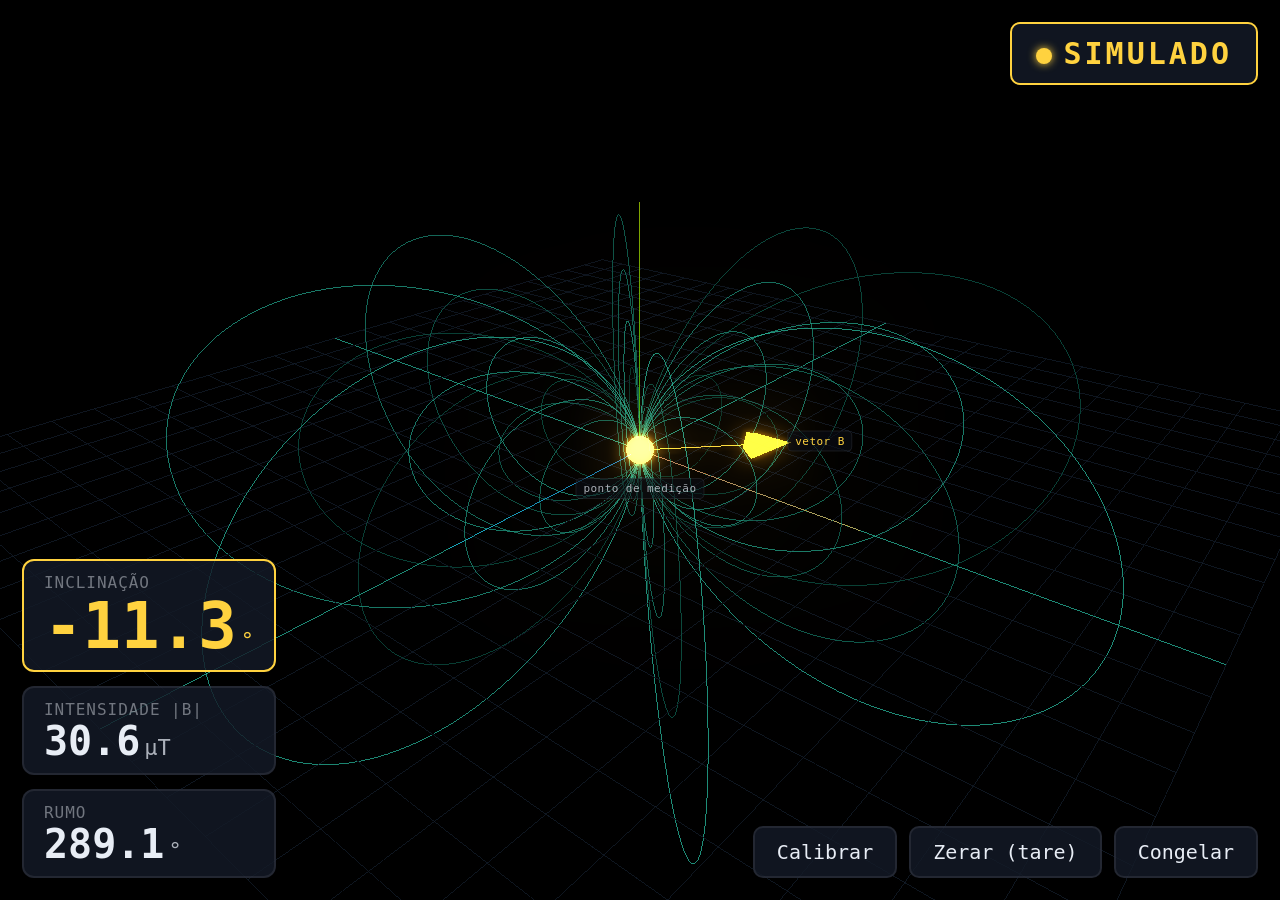
<file: web/index.html>
<!doctype html>
<html lang="pt-BR">
<head>
<meta charset="utf-8" />
<meta name="viewport" content="width=device-width, initial-scale=1" />
<title>Campo magnético da sala, demo ao vivo</title>
<link rel="stylesheet" href="css/main.css" />
<script type="importmap">
{
  "imports": {
    "three": "./vendor/three/three.module.js",
    "three/addons/": "./vendor/three/addons/"
  }
}
</script>
</head>
<body>
  <div id="stage"></div>
  <div class="badge sim" id="badge">SIMULADO</div>
  <div class="cal-banner" id="calBanner" hidden>CALIBRANDO, gire a placa em todas as direções</div>
  <div class="readout" id="readout"></div>
  <div class="controls" id="controls">
    <button id="btnCalibrate" type="button">Calibrar</button>
    <button id="btnTare" type="button">Zerar (tare)</button>
    <button id="btnFreeze" type="button">Congelar</button>
  </div>

<script type="module">
import { mockFrame } from "./js/field-model.js";
import { createTelemetrySource } from "./js/telemetry-source.js";
import { mountRenderer } from "./js/pick-renderer.js";

// Fonte de dados: WebSocket real da ESP, com fallback browser-mock automático.
const source = createTelemetrySource({
  url: "ws://192.168.4.1/ws",
  WebSocketCtor: WebSocket,
  mockFrame,
  now: () => performance.now(),
  fallbackMs: 2000,
});

// Renderiza o vetor B: HeroRenderer 3D (Three.js), com fallback Canvas 2D se o WebGL falhar.
mountRenderer(document.getElementById("stage"), () => source.getState());

// Botões de comando: mandam {cmd:...} pela mesma WebSocket do ESP32.
const byId = (id) => document.getElementById(id);
byId("btnCalibrate").onclick = () => source.send({ cmd: "calibrate" });
byId("btnTare").onclick = () => source.send({ cmd: "tare" });
byId("btnFreeze").onclick = () => source.send({ cmd: "freeze" });

// Selo AO VIVO/SIMULADO + aviso de calibração + leitura numérica, ~10 Hz.
const badge = document.getElementById("badge");
const readout = document.getElementById("readout");
const calBanner = document.getElementById("calBanner");
setInterval(() => {
  const live = source.status === "live";
  badge.className = "badge " + (live ? "live" : "sim");
  badge.textContent = live ? "AO VIVO" : "SIMULADO";
  const s = source.getState();
  calBanner.hidden = !s.calibrating;
  readout.innerHTML =
    `<div class="metric hero">` +
      `<span class="label">Inclinação</span>` +
      `<span class="value">${s.inclination.toFixed(1)}<span class="unit">°</span></span>` +
    `</div>` +
    `<div class="metric">` +
      `<span class="label">Intensidade |B|</span>` +
      `<span class="value">${s.magnitude.toFixed(1)}<span class="unit">µT</span></span>` +
    `</div>` +
    `<div class="metric">` +
      `<span class="label">Rumo</span>` +
      `<span class="value">${s.heading.toFixed(1)}<span class="unit">°</span></span>` +
    `</div>`;
}, 100);
</script>
</body>
</html>
</file>
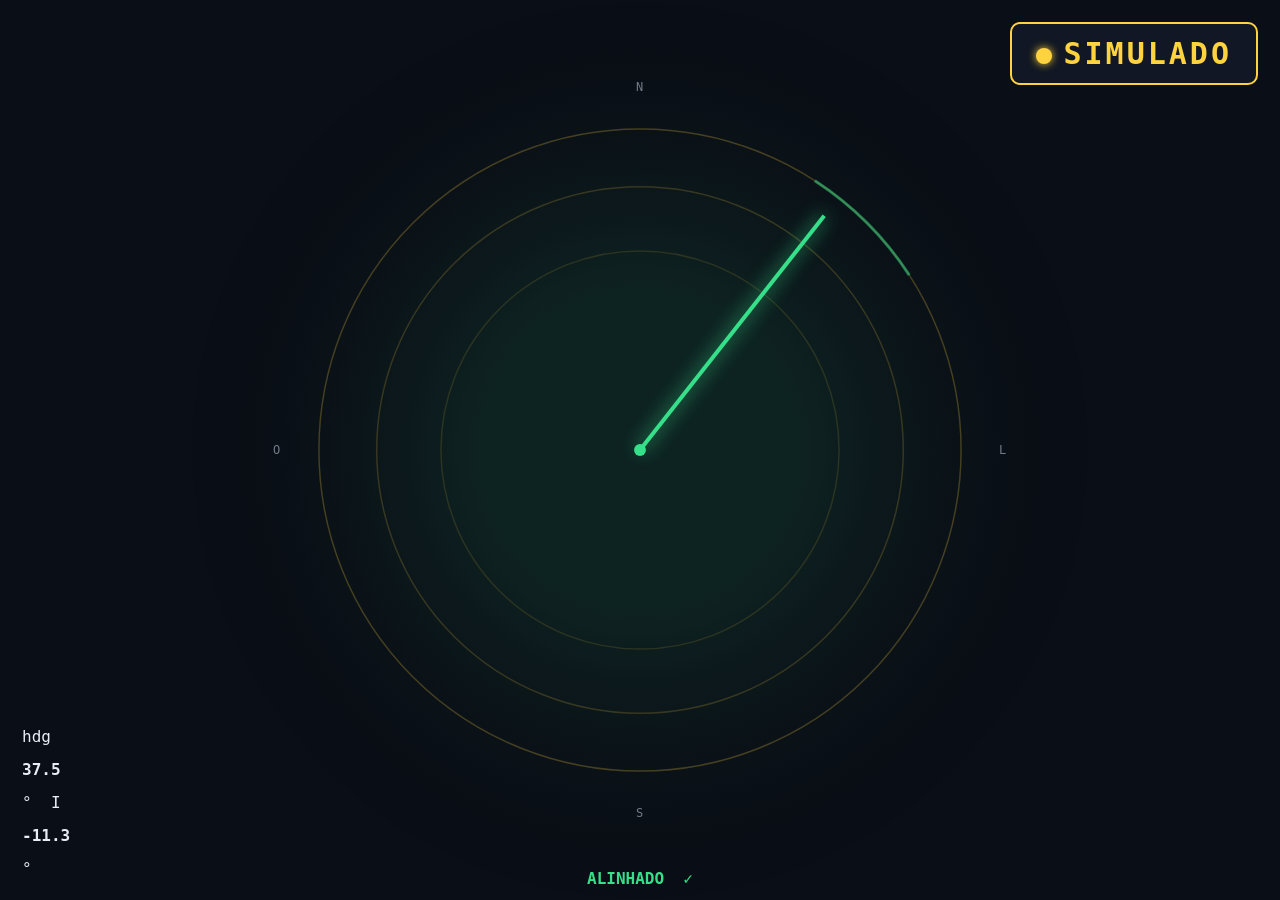
<file: web/fox.html>
<!doctype html>
<html lang="pt-BR">
<head>
<meta charset="utf-8" />
<meta name="viewport" content="width=device-width, initial-scale=1" />
<title>Visão da raposa, Ato 3</title>
<link rel="stylesheet" href="css/main.css" />
</head>
<body>
  <div id="stage"></div>
  <div class="badge sim" id="badge">SIMULADO</div>
  <div class="readout" id="readout"></div>

<script type="module">
import { mockFrame } from "./js/field-model.js";
import { createTelemetrySource } from "./js/telemetry-source.js";
import { mount } from "./js/fox-vision.js";

// Fonte de dados: WebSocket real da ESP, com fallback browser-mock automático.
const source = createTelemetrySource({
  url: "ws://192.168.4.1/ws",
  WebSocketCtor: WebSocket,
  mockFrame,
  now: () => performance.now(),
  fallbackMs: 2000,
});

// HUD da "visão da raposa", usa o heading do contrato.
mount(document.getElementById("stage"), () => source.getState());

// Selo AO VIVO/SIMULADO + leitura numérica, ~10 Hz.
const badge = document.getElementById("badge");
const readout = document.getElementById("readout");
setInterval(() => {
  const live = source.status === "live";
  badge.className = "badge " + (live ? "live" : "sim");
  badge.textContent = live ? "AO VIVO" : "SIMULADO";
  const s = source.getState();
  readout.innerHTML = `hdg <b>${s.heading.toFixed(1)}</b>°&nbsp;&nbsp;I <b>${s.inclination.toFixed(1)}</b>°`;
}, 100);
</script>
</body>
</html>
</file>
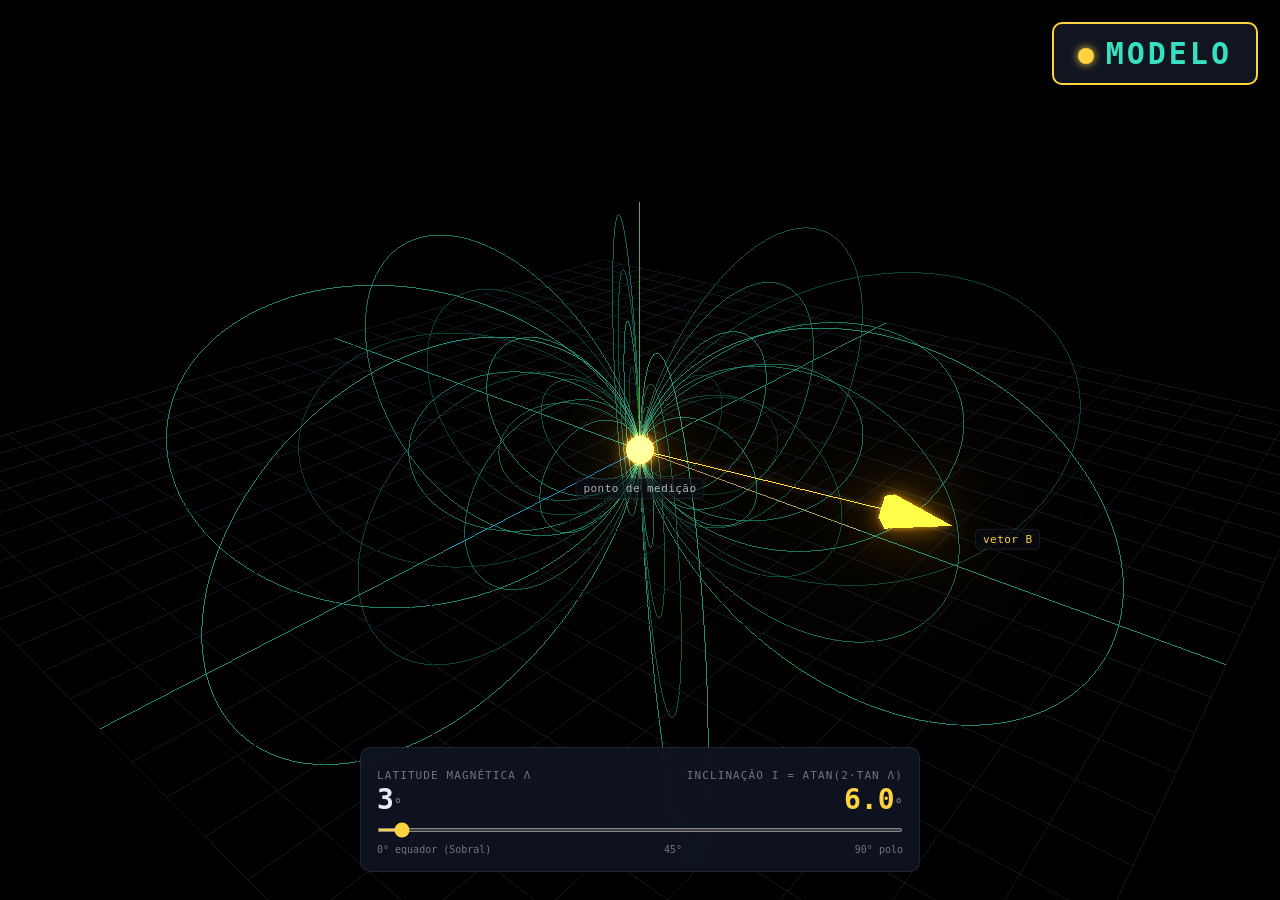
<file: web/latitude.html>
<!doctype html>
<html lang="pt-BR">
<head>
<meta charset="utf-8" />
<meta name="viewport" content="width=device-width, initial-scale=1" />
<title>Simulador de latitude, Ato 2</title>
<link rel="stylesheet" href="css/main.css" />
<script type="importmap">
{
  "imports": {
    "three": "./vendor/three/three.module.js",
    "three/addons/": "./vendor/three/addons/"
  }
}
</script>
<style>
  /* painel de controle do simulador */
  .panel {
    position: fixed; left: 50%; bottom: 28px; transform: translateX(-50%);
    z-index: 10; width: min(560px, 90vw);
    display: flex; flex-direction: column; gap: 12px;
    padding: 16px; border: 1px solid var(--border); border-radius: 10px;
    background: rgba(17, 23, 37, 0.82); backdrop-filter: blur(8px);
  }
  .panel .row { display: flex; justify-content: space-between; align-items: baseline; }
  .panel .label { font-size: 11px; letter-spacing: 0.1em; color: var(--fg-muted); text-transform: uppercase; }
  .panel .val { font-size: 28px; font-weight: 600; font-variant-numeric: tabular-nums; }
  .panel .val.lat { color: var(--fg); }
  .panel .val.inc { color: var(--gold); }
  .panel .unit { font-size: 14px; color: var(--fg-muted); }
  .panel input[type="range"] {
    width: 100%; accent-color: var(--gold); height: 4px; cursor: pointer;
  }
  .panel .ticks { display: flex; justify-content: space-between; font-size: 10px; color: var(--fg-muted); }
</style>
</head>
<body>
  <div id="stage"></div>
  <div class="badge sim" id="badge" style="color:var(--teal)">MODELO</div>
  <div class="panel">
    <div class="row">
      <div><span class="label">Latitude magnética λ</span><br><span class="val lat"><span id="lat">3</span><span class="unit">°</span></span></div>
      <div style="text-align:right"><span class="label">Inclinação I = atan(2·tan λ)</span><br><span class="val inc"><span id="inc">0.0</span><span class="unit">°</span></span></div>
    </div>
    <input type="range" id="slider" min="0" max="89" step="1" value="3" />
    <div class="ticks"><span>0° equador (Sobral)</span><span>45°</span><span>90° polo</span></div>
  </div>

<script type="module">
import { syntheticFrame, derive, syntheticField } from "./js/field-model.js";
import { mountRenderer } from "./js/pick-renderer.js";

let latitude = 3; // Sobral ~3°S, perto do equador magnético

// Fonte sintética: o renderizador-herói consome o mesmo contrato, agora do modelo.
mountRenderer(document.getElementById("stage"), () => syntheticFrame(latitude));

const slider = document.getElementById("slider");
const latEl = document.getElementById("lat");
const incEl = document.getElementById("inc");

function update() {
  latitude = Number(slider.value);
  latEl.textContent = latitude.toFixed(0);
  incEl.textContent = derive(syntheticField(latitude)).inclination.toFixed(1);
}
slider.addEventListener("input", update);
update();
</script>
</body>
</html>
</file>
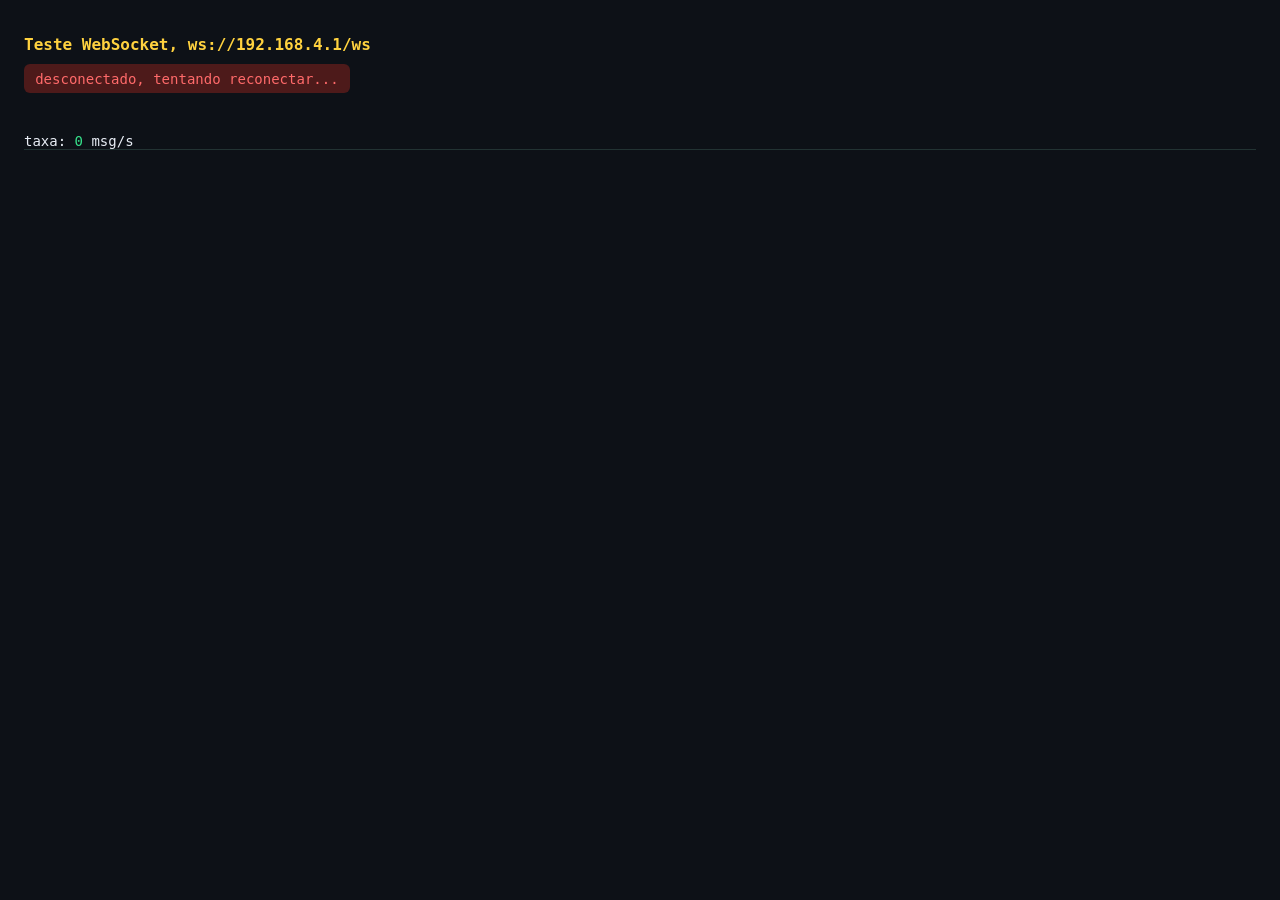
<file: web/ws-test.html>
<!doctype html>
<html lang="pt-BR">
<head>
  <meta charset="utf-8" />
  <meta name="viewport" content="width=device-width, initial-scale=1" />
  <title>Teste WebSocket, Raposa Ártica</title>
  <style>
    body { font: 14px ui-monospace, monospace; background: #0d1117; color: #e8edf5; margin: 0; padding: 1.5rem; }
    h1 { font-size: 1rem; color: #ffd23f; }
    #status { padding: .4rem .7rem; border-radius: 6px; display: inline-block; margin-bottom: 1rem; }
    .on { background: #1a4d2e; color: #36e08a; }
    .off { background: #4d1a1a; color: #ff6a6a; }
    .grid { display: grid; grid-template-columns: 140px 1fr; gap: .3rem 1rem; max-width: 420px; margin-bottom: 1.5rem; }
    .k { color: #8aa; } .v { color: #ffd23f; }
    #raw { white-space: pre-wrap; color: #6a7a8a; font-size: 12px; max-height: 40vh; overflow: auto; border-top: 1px solid #233; padding-top: .8rem; }
    #hz { color: #36e08a; }
  </style>
</head>
<body>
  <h1>Teste WebSocket, ws://192.168.4.1/ws</h1>
  <div id="status" class="off">desconectado</div>
  <div class="grid" id="fields"></div>
  <div>taxa: <span id="hz">0</span> msg/s</div>
  <div id="raw"></div>

  <script>
    const url = "ws://192.168.4.1/ws";
    const status = document.getElementById("status");
    const fields = document.getElementById("fields");
    const raw = document.getElementById("raw");
    const hzEl = document.getElementById("hz");
    let count = 0;

    setInterval(() => { hzEl.textContent = count; count = 0; }, 1000);

    function connect() {
      const ws = new WebSocket(url);
      ws.onopen = () => { status.textContent = "conectado"; status.className = "on"; };
      ws.onclose = () => {
        status.textContent = "desconectado, tentando reconectar...";
        status.className = "off";
        setTimeout(connect, 1000);
      };
      ws.onmessage = (ev) => {
        count++;
        raw.textContent = ev.data;
        try {
          const d = JSON.parse(ev.data);
          fields.innerHTML = Object.entries(d)
            .map(([k, v]) => `<div class="k">${k}</div><div class="v">${typeof v === "number" ? v.toFixed(2) : v}</div>`)
            .join("");
        } catch (e) {}
      };
    }
    connect();
  </script>
</body>
</html>
</file>
<file: web/css/main.css>
/* design-principles: dark slate, accent dourado único, dados em mono tabular-nums */
:root {
  --bg: #0a0e16;
  --fg: #e8edf5;
  --fg-secondary: rgba(232, 237, 245, 0.72);
  --fg-muted: rgba(232, 237, 245, 0.45);
  --gold: #ffd23f;
  --teal: #36e0c0;
  --border: rgba(255, 255, 255, 0.08);
  --mono: ui-monospace, "SF Mono", "JetBrains Mono", Menlo, monospace;
}
* { box-sizing: border-box; margin: 0; padding: 0; }
html, body { height: 100%; }
body { background: var(--bg); color: var(--fg); font-family: var(--mono); overflow: hidden; }

#stage { position: fixed; inset: 0; }

/* selo AO VIVO / SIMULADO, reflete o status do TelemetrySource.
   Grande e de alto contraste: precisa ler de longe na projeção. */
.badge {
  position: fixed; top: 22px; right: 22px; z-index: 10;
  font-size: 30px; font-weight: 600; letter-spacing: 0.1em;
  padding: 12px 24px; border-radius: 10px;
  border: 2px solid var(--border);
  background: rgba(20, 26, 40, 0.82);
}
.badge::before {
  content: ""; display: inline-block; width: 16px; height: 16px;
  border-radius: 50%; margin-right: 12px; vertical-align: middle;
}
.badge.live { border-color: var(--teal); }
.badge.sim { border-color: var(--gold); }

/* aviso de calibração em andamento (payload calibrating=true) */
.cal-banner {
  position: fixed; top: 50%; left: 50%; transform: translate(-50%, -50%);
  z-index: 20; text-align: center;
  font-size: 34px; font-weight: 600; letter-spacing: 0.04em;
  color: var(--bg); background: var(--gold);
  padding: 22px 40px; border-radius: 14px;
  box-shadow: 0 12px 48px rgba(0, 0, 0, 0.5);
}
.cal-banner[hidden] { display: none; }

/* botões de comando da demo (calibrar / tare / congelar) */
.controls {
  position: fixed; right: 22px; bottom: 22px; z-index: 10;
  display: flex; gap: 12px;
}
.controls button {
  font-family: var(--mono); font-size: 20px; font-weight: 500;
  color: var(--fg); background: rgba(20, 26, 40, 0.82);
  border: 2px solid var(--border); border-radius: 10px;
  padding: 12px 22px; cursor: pointer;
}
.controls button:hover { border-color: var(--gold); color: var(--gold); }
.controls button:active { background: rgba(255, 210, 63, 0.15); }
.badge.live { color: var(--teal); }
.badge.live::before { background: var(--teal); box-shadow: 0 0 8px var(--teal); }
.badge.sim { color: var(--gold); }
.badge.sim::before { background: var(--gold); box-shadow: 0 0 8px var(--gold); }

/* leitura numérica das grandezas derivadas, grande, lê de longe na projeção */
.readout {
  position: fixed; left: 22px; bottom: 22px; z-index: 10;
  display: flex; flex-direction: column; gap: 14px;
  font-variant-numeric: tabular-nums;
}
.readout .metric {
  display: flex; flex-direction: column; gap: 2px;
  background: rgba(20, 26, 40, 0.82);
  border: 2px solid var(--border); border-radius: 12px;
  padding: 12px 20px;
}
.readout .label {
  font-size: 16px; letter-spacing: 0.06em; text-transform: uppercase;
  color: var(--fg-muted);
}
.readout .value {
  font-size: 40px; font-weight: 600; color: var(--fg); line-height: 1;
}
.readout .unit {
  font-size: 22px; font-weight: 500; color: var(--fg-secondary);
  margin-left: 4px;
}
/* a inclinação é a estrela da demo: maior e em dourado */
.readout .hero { border-color: var(--gold); }
.readout .hero .value { font-size: 64px; color: var(--gold); }
.readout .hero .unit { color: var(--gold); }
</file>
